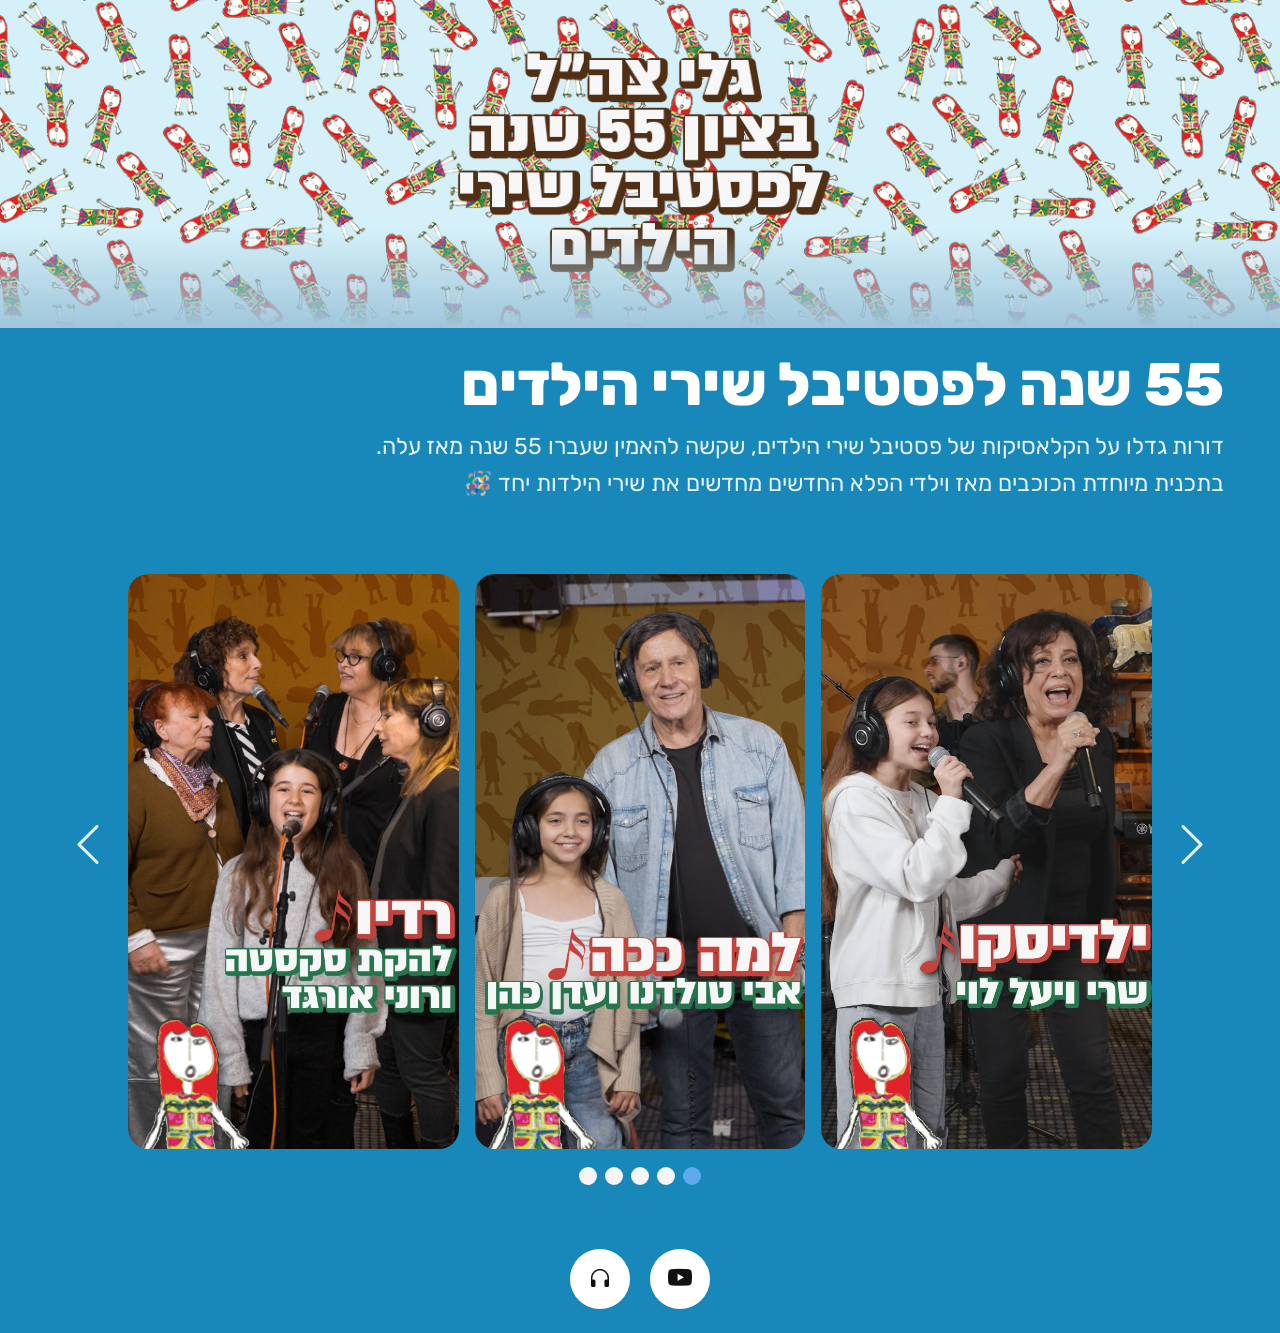
<file: 55.html>
<!doctype html>
<html lang="he" dir="rtl">
<head>
  <meta charset="utf-8" />
  <meta name="viewport" content="width=device-width,initial-scale=1" />
  <title>דף נחיתה</title>

  <link href="https://fonts.googleapis.com/css2?family=Rubik:wght@300;400;600;800&display=swap" rel="stylesheet">
  <link rel="stylesheet" href="https://cdn.jsdelivr.net/npm/bootstrap-icons@1.13.1/font/bootstrap-icons.min.css">
  <link rel="stylesheet" href="assets/css/swiper-bundle.min.css">
  <link rel="stylesheet" href="assets/css/styles.css">
<link rel="stylesheet" href="https://cdn.jsdelivr.net/npm/bootstrap-icons@1.13.1/font/bootstrap-icons.min.css">

  <style>
    body {
      margin: 0;
      font-family: "Rubik", sans-serif;
      color: rgba(255,255,255,0.9);
    }

    .landing-page {
      background-color: #1887ba;
      background-image: url("https://www.transparenttextures.com/patterns/billie-holiday.png");
      min-height: auto;
    }

    .hero {
      position: relative;
      overflow: hidden;
    }

    .hero img {
      width: 100%;
      display: block;
      height: auto;
    }

    .gradient {
      position: absolute;
      left: 0;
      bottom: 0;
      width: 100%;
      height: 100px;
      background: linear-gradient(180deg, rgba(9, 43, 63, 0) 0%, #a0c6db 100%);
    }

    .content {
      padding: 24px clamp(16px, 5vw, 56px);
    }

    .hero-text {
      text-align: right;
      margin-bottom: 32px;
    }

    .hero-text h1 {
      margin: 0;
      color: #fff;
      font-weight: 800;
      font-size: clamp(30px, 5vw, 60px);
      line-height: 1.1;
      max-width: 20ch;
      overflow-wrap: break-word;
    }

    .hero-sub {
      margin-top: 10px;
      font-size: clamp(18px, 2vw, 23px);
      line-height: 1.6;
      max-width: 60ch;
      overflow-wrap: break-word;
    }

    .songs-slider {
      margin: 30px 0;
    }

    .socials {
      display: flex;
      justify-content: center;
      gap: 20px;
      margin-top: 24px;
      flex-wrap: wrap;
    }

    .socials a {
      width: 60px;
      height: 60px;
      border-radius: 50%;
      background: #fff;
      color: #111;
      display: grid;
      place-items: center;
      font-size: 24px;
      text-decoration: none;
    }

.swiper-button-prev,
.swiper-button-next {
  width: auto;
  height: auto;
  font-size: 3rem;
  color: var(--second-color);

  position: absolute;     /* 👈 חשוב */
  top: 50%;
  transform: translateY(-50%);

  padding: 0;             /* 👈 במקום 800px */
}

    @media (max-width: 768px) {
      .hero img {
        height: 35vh;
        object-fit: cover;
      }

      .hero-text h1 {
        font-size: clamp(28px, 9vw, 44px);
        max-width: 12ch;
      }

      .hero-sub {
        font-size: 18px;
        max-width: 100%;
      }

      .content {
        padding: 18px 16px 30px;
      }
    }
  </style>
</head>

<body>
  <div class="landing-page">
    <div class="hero">
      <img src="1d88eebe-8542-4397-a17c-9c44dd50cc1f.png" alt="" draggable="false">
      <div class="gradient"></div>
    </div>

    <div class="content">
      <div class="hero-text">
        <h1>55 שנה לפסטיבל שירי הילדים</h1>
        <p class="hero-sub">
          דורות גדלו על הקלאסיקות של פסטיבל שירי הילדים, שקשה להאמין שעברו 55 שנה מאז עלה. בתכנית מיוחדת הכוכבים מאז וילדי הפלא החדשים מחדשים את שירי הילדות יחד 🪅
        </p>
      </div>

      <section class="songs-slider">
        <div class="card__container swiper">
          <div class="card__content">
            <div class="swiper-wrapper">
              <article class="card__article swiper-slide">
                <div class="card__image">
                  <img src="ילדיסקו.jpg" alt="image" class="card__img">
                </div>
              </article>

              <article class="card__article swiper-slide">
                <div class="card__image">
                  <img src="למה ככה.jpg.jpeg" alt="image" class="card__img">
                </div>
              </article>

              <article class="card__article swiper-slide">
                <div class="card__image">
                  <img src="1.jpeg" alt="image" class="card__img">
                </div>
              </article>

              <article class="card__article swiper-slide">
                <div class="card__image">
                  <img src="2.jpeg" alt="image" class="card__img">
                </div>
              </article>

              <article class="card__article swiper-slide">
                <div class="card__image">
                  <img src="3.jpeg" alt="image" class="card__img">
                </div>
              </article>
            </div>
          </div>

          <div class="swiper-button-next">
            <i class="bi bi-chevron-right"></i>
          </div>

          <div class="swiper-button-prev">
            <i class="bi bi-chevron-left"></i>
          </div>

          <div class="swiper-pagination"></div>
        </div>
      </section>

      <div class="socials">
        <a href="https://www.youtube.com/watch?v=AeGfVdZqlEg&list=PLx4jClAH_07zUkjMqJC_ugt9ql3bf4z5U&index=1" target="_blank" rel="noopener noreferrer" ><i class="bi bi-youtube"></i></a>
        <a href="https://omny.fm/shows/special/55-20-12-25" target="_blank" rel="noopener noreferrer" ><i class="bi bi-headphones"></i></a>
      </div>
    </div>
  </div>

<script src="https://cdn.jsdelivr.net/npm/swiper@8/swiper-bundle.min.js"></script>

  <script>
let swiperCards = new Swiper(".card__content", {
  loop: true,
  spaceBetween: 16,
  grabCursor: true,

  autoplay: {
    delay: 3000,
    disableOnInteraction: false,
    pauseOnMouseEnter: true,
  },

  pagination: {
    el: ".swiper-pagination",
    clickable: true,
  },

  navigation: {
    nextEl: ".swiper-button-next",
    prevEl: ".swiper-button-prev",
  },

  breakpoints: {
    0: {
      slidesPerView: 1.15,
      centeredSlides: false, // 🔥 חשוב!
    },
    600: {
      slidesPerView: 2,
      centeredSlides: false,
    },
    968: {
      slidesPerView: 3,
      centeredSlides: false,
    },
  },
});
  </script>

</body>
</html>
</file>
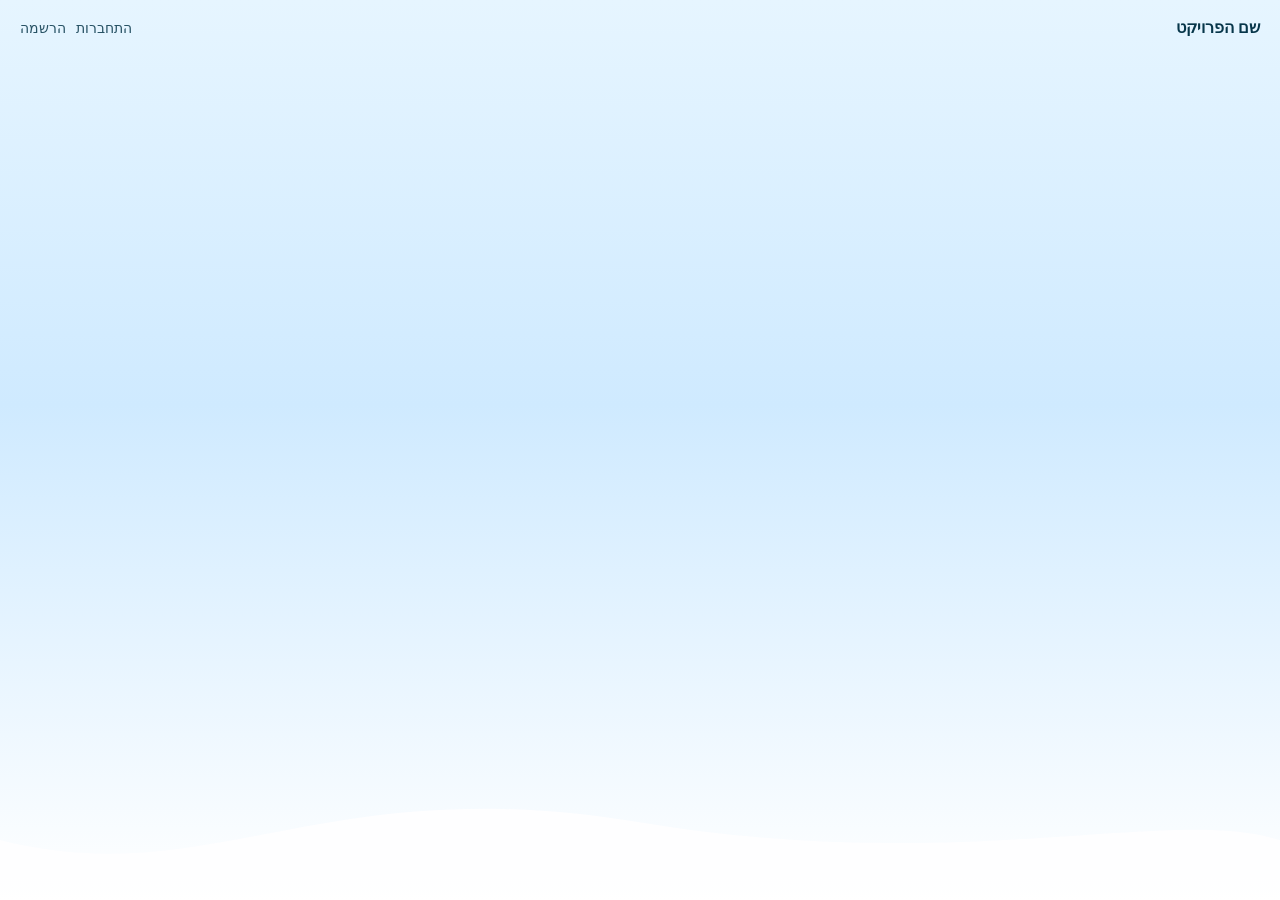
<file: cc.html>
<!doctype html>
<html lang="he" dir="rtl">
<head>
  <meta charset="utf-8" />
  <meta name="viewport" content="width=device-width,initial-scale=1" />
  <title>הדמיית רקע תכלת-לבן — דף הדגמה</title>
  <!--

  -->
  <style>
    :root{
      --blue-1: #e6f5ff; /* very light */
      --blue-2: #cfeaff; /* light */
      --blue-3: #a6daf8; /* mid */
      --accent: #0b7fc1; /* כפתור/קישוט */
      --max-width: 1100px;
    }

    /* Reset קומפקטי */
    *{box-sizing:border-box}
    html,body{height:100%}
    body{
      margin:0;
      font-family: -apple-system, BlinkMacSystemFont, "Segoe UI", Roboto, "Helvetica Neue", Arial;
      background: linear-gradient(180deg,var(--blue-1) 0%, var(--blue-2) 45%, #ffffff 100%);
      color:#07364a;
      -webkit-font-smoothing:antialiased;
      -moz-osx-font-smoothing:grayscale;
    }

    /* מבנה עמוד */
    .page-background{
      min-height:100vh;
      position:relative;
      overflow:hidden;
      display:flex;
      align-items:center;
      justify-content:center;
      padding:40px 20px;
    }


    /* גל SVG בתחתית לתוספת 'גלים' */
    .wave-svg{
      position:absolute;
      bottom:-2px;
      left:0;
      width:100%;
      height:auto;
      z-index:1;
      pointer-events:none;
      opacity:0.9;
    }

    /* תוכן מעל הרקע */
    .page-content{
      position:relative;
      z-index:2;
      width:100%;
      max-width:var(--max-width);
      display:grid;
      grid-template-columns: 1fr 420px;
      gap:32px;
      align-items:center;
    }


    h1{margin:0 0 10px 0; font-size:28px}
    p.lead{margin:0 0 18px 0; line-height:1.5}

    .btn{
      display:inline-block;
      padding:12px 20px;
      border-radius:10px;
      text-decoration:none;
      font-weight:600;
      background:var(--accent);
      color:white;
      box-shadow:0 6px 18px rgba(11,127,193,0.24);
    }

    /* צד ימין — דמו תמונה (ניתן להחליף בתמונה חיצונית) */
    .hero-visual{
      display:flex;
      align-items:center;
      justify-content:center;
    }

    .visual-card{
      width:100%;
      max-width:360px;
      aspect-ratio: 3 / 4;
      border-radius:14px;
      overflow:hidden;
      box-shadow: 0 10px 30px rgba(8,20,30,0.09);
      background: linear-gradient(180deg,var(--blue-3), rgba(255,255,255,0.6));
      display:flex;
      align-items:center;
      justify-content:center;
    }

    /* Placeholder SVG של ילדה (ווקטור פשוט) */
    .avatar-svg{ width:85%; height:auto; }

    /* כותרת ניווט קטנה */
    nav{position:absolute; top:18px; left:20px; right:20px; z-index:3; display:flex; justify-content:space-between; align-items:center}
    .brand{font-weight:700}
    .nav-actions{display:flex; gap:10px}
    .nav-actions a{font-size:14px; color:rgba(7,54,74,0.85); text-decoration:none}

    /* רספונסיבי */
    @media (max-width:980px){
      .page-content{grid-template-columns:1fr;}
      .visual-card{max-width:300px; margin:0 auto}
    }
    @media (max-width:480px){
      h1{font-size:22px}
      .page-background{padding:20px}
      .page-background::before{height:36vh; top:2%}
    }
  </style>
</head>
<body>
  <div class="page-background">

    <nav>
      <div class="brand">שם הפרויקט</div>
      <div class="nav-actions">
        <a href="#">התחברות</a>
        <a href="#">הרשמה</a>
      </div>
    </nav>

    <main class="page-content" role="main">
      
    </main>

    <!-- גל SVG בתחתית — ניתן לשנות צבעים/גובה -->
    <svg class="wave-svg" viewBox="0 0 1440 150" preserveAspectRatio="none" aria-hidden="true">
      <path d="M0,80 C240,140 360,0 720,60 C1080,120 1320,40 1440,80 L1440,150 L0,150 Z" fill="#ffffff" />
    </svg>

  </div>
</body>
</html>
</file>
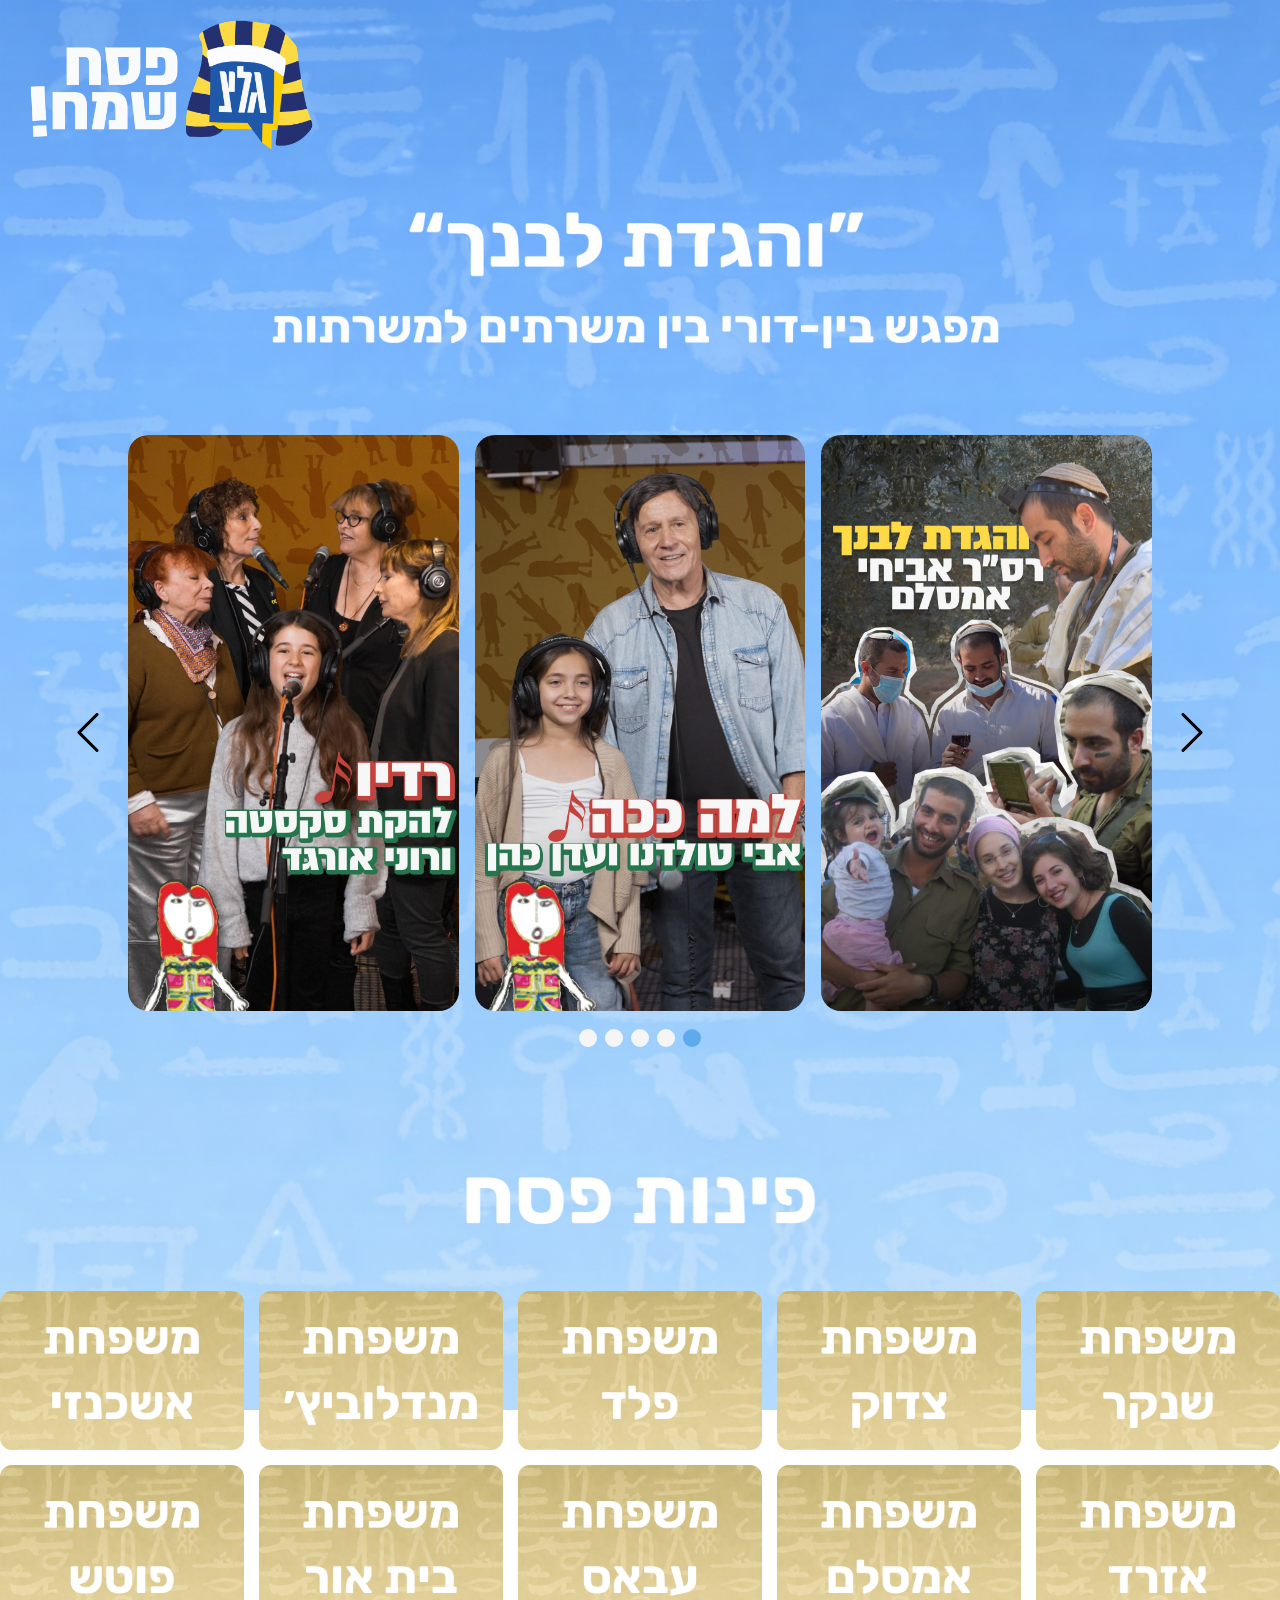
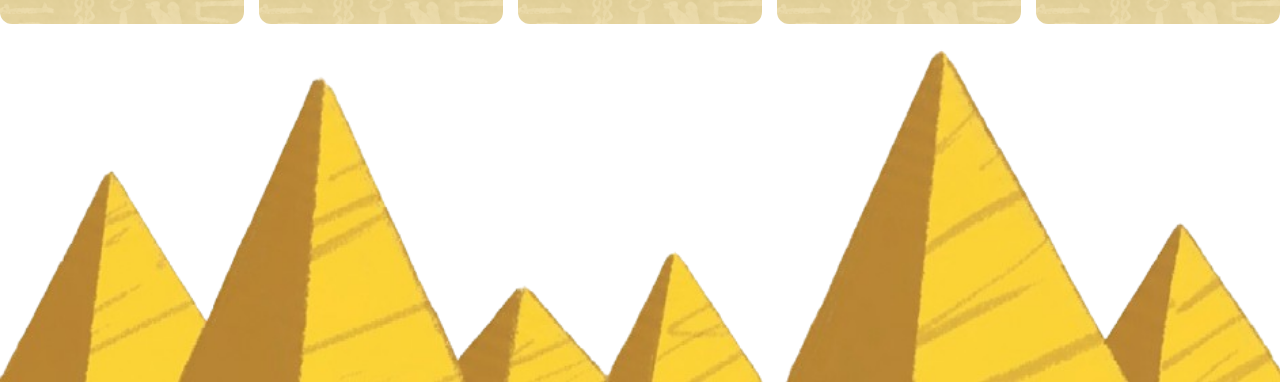
<file: egypt.html>
<!DOCTYPE html>
<html lang="he" dir="rtl">
<head>
<meta charset="UTF-8">
<meta name="viewport" content="width=device-width, initial-scale=1.0">
<title>עמוד עם לוגו ורקע</title>
<style>
  html, body {
    height: 100%;
    margin: 0;
    padding: 0;
  }

  body {
    background-image: url('72d77962-92d6-4e39-b371-6f1f86cac9bf.png');
background-size: cover;
    background-repeat: no-repeat;
    background-position: center center;
    background-attachment: fixed;
  }

  header {
    width: 100%;
    display: flex;
    justify-content: flex-end; /* יישור הלוגו לימין */
    align-items: center; /* ממרכז אנכית */
    padding: 10px 20px; /* רווח מסביב ללוגו */
    box-sizing: border-box;
  }

  header img {
    height: 150px; /* גובה הלוגו */
    width: auto; /* יחס צדדים נשמר */
  }

  .center-image {
  display: flex;
  justify-content: center; /* מרכז אופקית */
  align-items: center;     /* מרכז אנכית */
  height: 25vh; /* גובה - אפשר לשנות */
}

.center-image img {
  max-width: 60%; /* שלא תהיה גדולה מדי */
  height: auto;
}

.center-image-2 {
  display: flex;
  justify-content: center; /* מרכז אופקית */
  align-items: center;     /* מרכז אנכית */
  height: 20vh; /* גובה - אפשר לשנות */
}

.center-image-2 img {
  max-width: 30%; /* שלא תהיה גדולה מדי */
  height: auto;
}

.bottom-image img {
  width: 100%;   /* תופס את כל הרוחב */
  height: auto;  /* שומר על יחס */
  display: block;
}

.gallery {
  display: grid;
  grid-template-columns: repeat(5, 1fr);
  gap: 15px;
  max-width: 1500px;   /* מקטין את כל הגלריה */
  margin: auto;
}

.card {
  width: 100%;
  aspect-ratio: 694 / 452;
  overflow: hidden;
  border-radius: 12px;
  transition: transform 0.3s ease, box-shadow 0.3s ease;
  cursor: pointer;
}

.card img {
  width: 100%;
  height: 100%;
  object-fit: cover;
}

/* אפקט הגדלה */
.card:hover {
  transform: scale(1.05);
  box-shadow: 0 10px 25px rgba(0,0,0,0.2);
}

/* טאבלט */
@media (max-width: 900px) {
  .gallery {
    grid-template-columns: repeat(2, 1fr);
  }

  .center-image img {
  max-width: 100%; /* שלא תהיה גדולה מדי */
  height: auto;
}

header img {
    height: 100%; /* גובה הלוגו */
    width: auto; /* יחס צדדים נשמר */
  }
}

/* מובייל */
@media (max-width: 500px) {
  .gallery {
    grid-template-columns: repeat(2, 1fr);
    gap: 5px;
  }

  .card {
    max-width: 90%;
    margin: 20px auto;
  }

  .center-image img {
  max-width: 100%; /* שלא תהיה גדולה מדי */
  height: auto;
}

header img {
    height: 100%; /* גובה הלוגו */
    width: auto; /* יחס צדדים נשמר */
  }
}
</style>
  <link href="https://fonts.googleapis.com/css2?family=Rubik:wght@300;400;600;800&display=swap" rel="stylesheet">
  <link rel="stylesheet" href="https://cdn.jsdelivr.net/npm/bootstrap-icons@1.13.1/font/bootstrap-icons.min.css">
  <link rel="stylesheet" href="assets/css/swiper-bundle.min.css">
  <link rel="stylesheet" href="assets/css/styles.css">
<link rel="stylesheet" href="https://cdn.jsdelivr.net/npm/bootstrap-icons@1.13.1/font/bootstrap-icons.min.css">
</head>
<body>
<div class="landing-page">
<header>
  <img src="לוגו פסח גלצ.png" alt="לוגו" draggable="false">
</header>

<div class="center-image">
  <img src="כותרת-removebg-preview.png" alt="תמונה מרכזית" draggable="false">
</div>

<!-- <div class="center-image-2">
  <img src="פסח_שמח-removebg-preview.png" alt="תמונה מרכזית" draggable="false">
</div> -->

<section class="songs-slider">
        <div class="card__container swiper">
          <div class="card__content">
            <div class="swiper-wrapper">
              <article class="card__article swiper-slide">
                <div class="card__image">
                  <img src="660001998_18579046639048241_3499671205768151861_n.jpg" alt="image" class="card__img">
                </div>
              </article>

              <article class="card__article swiper-slide">
                <div class="card__image">
                  <img src="למה ככה.jpg.jpeg" alt="image" class="card__img">
                </div>
              </article>

              <article class="card__article swiper-slide">
                <div class="card__image">
                  <img src="1.jpeg" alt="image" class="card__img">
                </div>
              </article>

              <article class="card__article swiper-slide">
                <div class="card__image">
                  <img src="2.jpeg" alt="image" class="card__img">
                </div>
              </article>

              <article class="card__article swiper-slide">
                <div class="card__image">
                  <img src="3.jpeg" alt="image" class="card__img">
                </div>
              </article>
            </div>
          </div>

          <div class="swiper-button-next">
            <i class="bi bi-chevron-right"></i>
          </div>

          <div class="swiper-button-prev">
            <i class="bi bi-chevron-left"></i>
          </div>

          <div class="swiper-pagination"></div>
        </div>
      </section>

      <div class="center-image-2">
  <img src="פינות_פסח-removebg-preview.png" alt="תמונה מרכזית" draggable="false">
</div>

      <div class="gallery">
  <div class="card"><img src="שנקר.png" alt=""></div>
  <div class="card"><img src="צדוק.png" alt=""></div>
  <div class="card"><img src="פלד.png" alt=""></div>
  <div class="card"><img src="מנדלוביץ.png" alt=""></div>
  <div class="card"><img src="אשכנזי.png" alt=""></div>

  <div class="card"><img src="אזרד.png" alt=""></div>
  <div class="card"><img src="אמסלם.png" alt=""></div>
  <div class="card"><img src="עבאס.png" alt=""></div>
  <div class="card"><img src="בית אור.png" alt=""></div>
  <div class="card"><img src="פוטש.png" alt=""></div>
</div>

      <div class="bottom-image">
  <img src="Untitled11-removebg-preview.png" alt="footer image" draggable="false">
      </div>
</div>
      <script src="https://cdn.jsdelivr.net/npm/swiper@8/swiper-bundle.min.js"></script>

  <script>
let swiperCards = new Swiper(".card__content", {
  loop: true,
  spaceBetween: 16,
  grabCursor: true,

  autoplay: {
    delay: 3000,
    disableOnInteraction: false,
    pauseOnMouseEnter: true,
  },

  pagination: {
    el: ".swiper-pagination",
    clickable: true,
  },

  navigation: {
    nextEl: ".swiper-button-next",
    prevEl: ".swiper-button-prev",
  },

  breakpoints: {
    0: {
      slidesPerView: 1.15,
      centeredSlides: false, // 🔥 חשוב!
    },
    600: {
      slidesPerView: 2,
      centeredSlides: false,
    },
    968: {
      slidesPerView: 3,
      centeredSlides: false,
    },
  },
});
  </script>

</body>
</html>
</file>
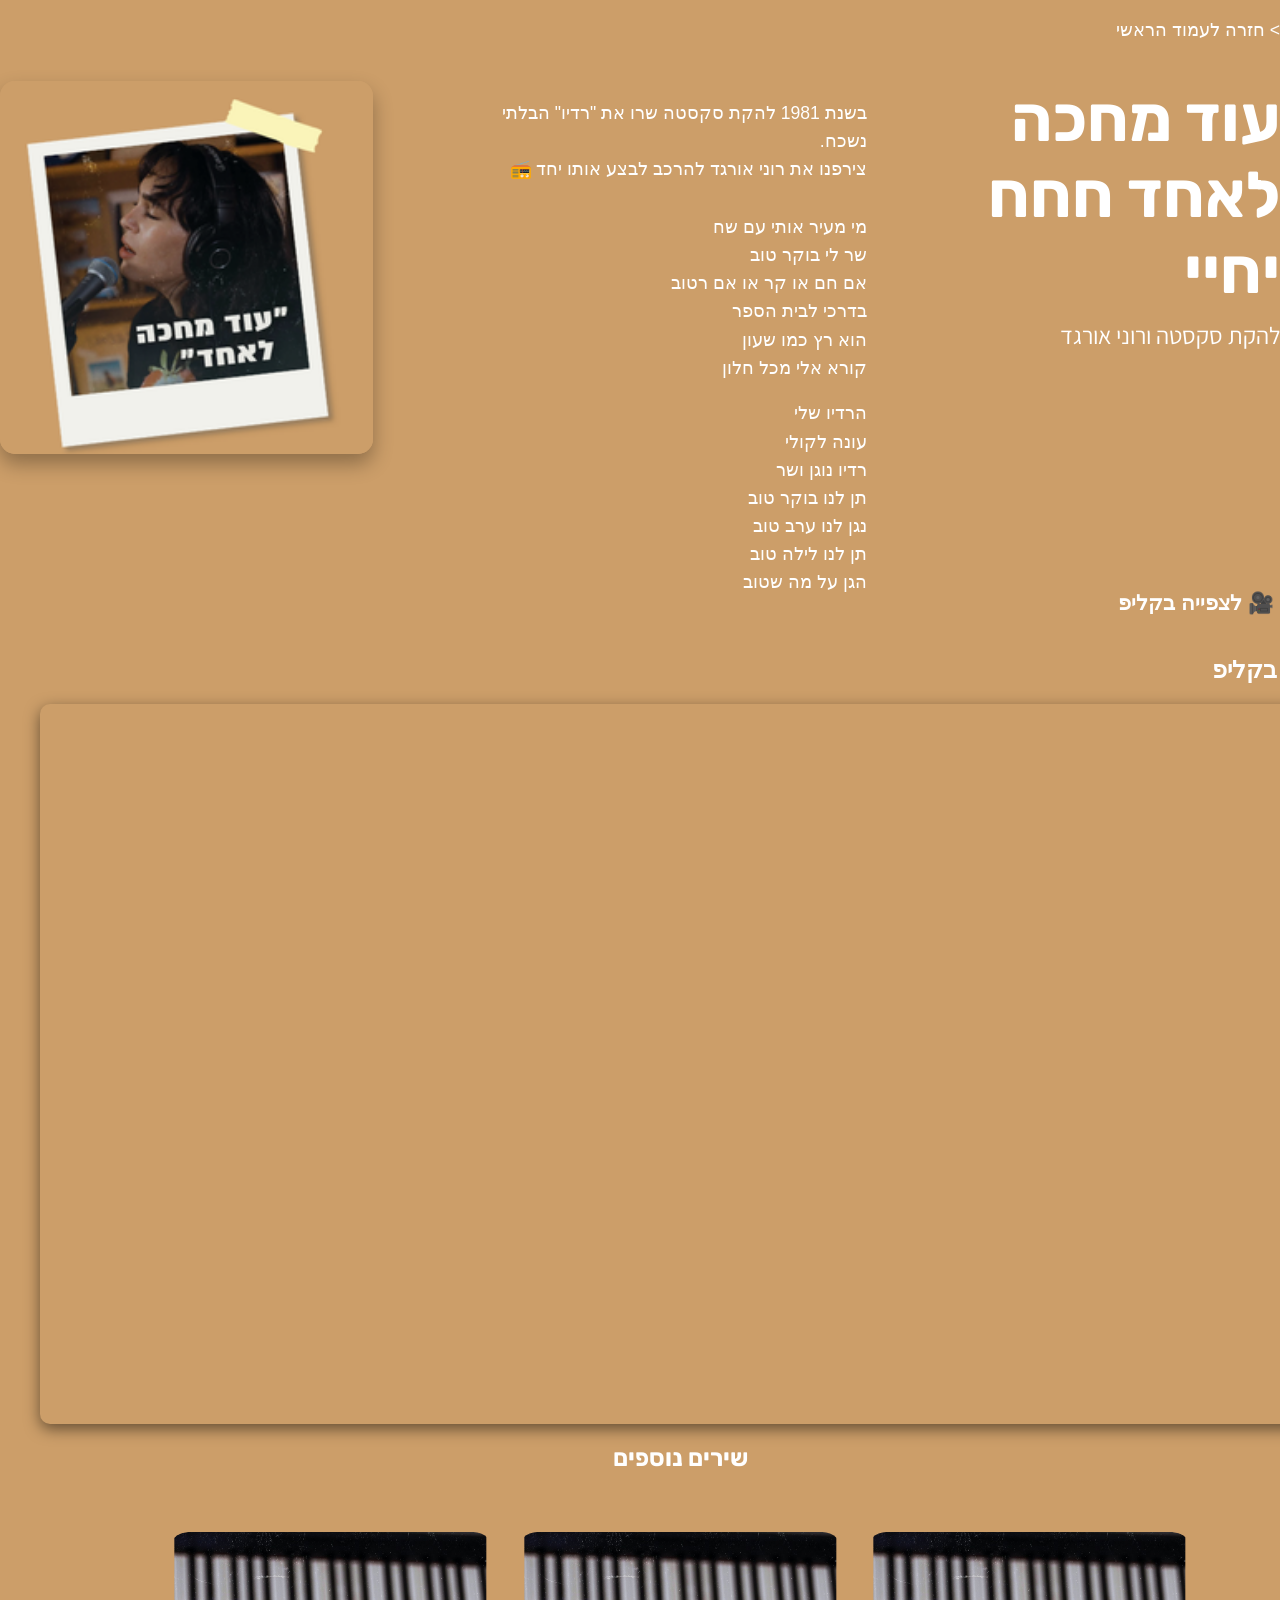
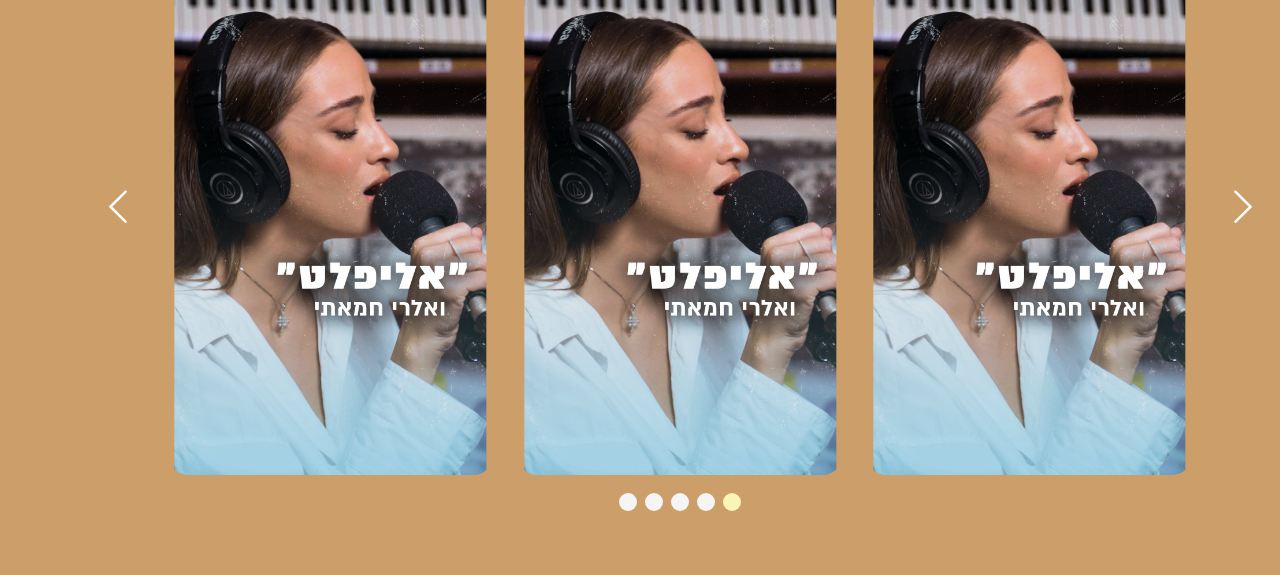
<file: home copy.html>
<!DOCTYPE html>
<html lang="he" dir="rtl">
<head>
    <meta charset="UTF-8">
    <meta name="viewport" content="width=device-width, initial-scale=1.0">
    <link rel="stylesheet" href="https://cdn.jsdelivr.net/npm/swiper@8/swiper-bundle.min.css" />
    <link href="https://fonts.googleapis.com/css2?family=Assistant:wght@200..800&family=Rubik:ital,wght@0,300..900;1,300..900&family=Varela+Round&display=swap" rel="stylesheet">
    <link rel="stylesheet" href="songNew.css" />
    <link rel="stylesheet" href="https://cdn.jsdelivr.net/npm/bootstrap-icons@1.11.3/font/bootstrap-icons.min.css">
    <title>רדיו - להקת סקסטה ורוני אורגד</title>
    <style>
        /* איפוס בסיסי והגדרות גופן */
        body {
            background-color: #cc9e69; /* צבע הרקע התכול */
            color: #ffffff;
            font-family: 'Segoe UI', Tahoma, Geneva, Verdana, sans-serif;
            margin: 0;
            padding: 0;
            box-sizing: border-box;
        }

        .container {
            max-width: 1200px;
            margin: 0 auto;
            padding: 40px 20px;
        }

        /* ניווט עליון */
        .top-nav {
            margin-bottom: 40px;
        }
        
        .top-nav a {
            color: #ffffff;
            text-decoration: none;
            font-size: 1.1rem;
            display: inline-flex;
            align-items: center;
            gap: 8px;
            transition: opacity 0.3s;
        }

        .top-nav a:hover {
            opacity: 0.8;
        }

        /* גריד מרכזי ל-3 עמודות */
        .main-content {
            display: grid;
            grid-template-columns: 1fr 1fr 1fr;
            gap: 40px;
            align-items: start;
        }

        /* עמודה ימנית - כותרות ונגן */
        .right-column h1 {
            font-size: 4rem;
            margin: 0 0 10px 0;
        }

        .right-column h2 {
            font-size: 1.5rem;
            font-weight: normal;
            margin-top: 0;
            margin-bottom: 40px;
        }

        .watch-clip-btn {
            background: none;
            border: none;
            color: white;
            font-size: 1.3rem;
            font-weight: bold;
            display: flex;
            align-items: center;
            gap: 10px;
            cursor: pointer;
            margin-top: 30px;
            transition: opacity 0.3s;
        }

        .watch-clip-btn:hover {
            opacity: 0.8;
        }

        /* עמודה אמצעית - טקסט ושירים */
        .center-column {
            font-size: 1.1rem;
            line-height: 1.6;
        }

        .lyrics {
            margin-top: 30px;
        }

        /* עמודה שמאלית - תמונה */
        .left-column img {
            width: 100%;
            border-radius: 15px;
            box-shadow: 0 10px 20px rgba(0,0,0,0.3);
            margin-right: 80px;
        }

        /* עיצוב המודאל (חלון קופץ לווידאו) */
        .modal {
    display: none; /* מוסתר כברירת מחדל */
    position: fixed;
    z-index: 2000;
    left: 0;
    top: 0;
    width: 100%;
    height: 100%;
    background-color: rgba(0,0,0,0.9);
    align-items: center;     /* מרכוז אנכי */
    justify-content: center; /* מרכוז אופקי */
}

.modal-content {
    width: 90%;
    max-width: 800px;
    text-align: center;
}

        .modal h2 {
            text-align: center;
            font-size: 2.5rem;
            margin-top: 0;
        }

        .video-wrapper {
            position: relative;
            padding-bottom: 56.25%; /* יחס 16:9 */
            height: 0;
            overflow: hidden;
            border-radius: 10px;
            box-shadow: 0 5px 15px rgba(0,0,0,0.5);
        }

        .video-wrapper iframe {
            position: absolute;
            top: 0;
            left: 0;
            width: 100%;
            height: 100%;
        }

        /* רספונסיביות למובייל */
        @media (max-width: 900px) {
            .main-content {
                grid-template-columns: 1fr;
                text-align: center;
            }
            .right-column, .center-column, .left-column {
                margin-bottom: 30px;
            }
            .watch-clip-btn {
                margin: 30px auto 0 auto;
            }
            .top-nav {
                text-align: center;
            }
        }

/* התאמת ה-container למבנה החדש */
.container {
    max-width: 1200px;
    margin: 0 auto;
    padding: 20px;
    position: relative;
    z-index: 2; /* מוודא שהתוכן תמיד מעל הרקע */
}

    </style>
</head>
<body>
<header class="hero-section">
    <div class="container">
        <nav class="top-nav">
            <a href="#">&gt; חזרה לעמוד הראשי</a>
        </nav>

        <main class="main-content">
            
            <div class="right-column">
                <h1 style="font-family: Rubik;">עוד מחכה לאחד חחח יחיי</h1>
                <h2 style="font-family: Assistant;">להקת סקסטה ורוני אורגד</h2>

                 <iframe style="border-radius:15px; text-align: right;" src="https://omny.fm/shows/songskids55/2adf1f80-0540-421a-8f22-b3b90114cc73/embed?media=audio&size=wide&style=cover&image=1&description=0&download=1&playlistImages=1&playlistShare=1&share=0&subscribe=0" allow="autoplay; clipboard-write" width="100%" height="165" frameborder="0"></iframe>

                <button class="watch-clip-btn" onclick="openModal()">
                    🎥 לצפייה בקליפ
                </button>
            </div>

            <div class="center-column">
                <p>בשנת 1981 להקת סקסטה שרו את "רדיו" הבלתי נשכח.<br>
                צירפנו את רוני אורגד להרכב לבצע אותו יחד 📻</p>

                <div class="lyrics">
                    <p>
                        מי מעיר אותי עם שח<br>
                        שר לי בוקר טוב<br>
                        אם חם או קר או אם רטוב<br>
                        בדרכי לבית הספר<br>
                        הוא רץ כמו שעון<br>
                        קורא אלי מכל חלון
                    </p>
                    <p>
                        הרדיו שלי<br>
                        עונה לקולי<br>
                        רדיו נוגן ושר<br>
                        תן לנו בוקר טוב<br>
                        נגן לנו ערב טוב<br>
                        תן לנו לילה טוב<br>
                        הגן על מה שטוב
                    </p>
                </div>
            </div>

            <div class="left-column">
                <img src="עיצוב ללא שם (9).png" alt="עודני ילד - שלומית אהרון ורוני ג'בר">
            </div>

        </main>
    </div>
</header>
    <div class="gradient"></div>


    <div >
    <div>
        <h2>צפו בקליפ</h2>
        <div class="video-wrapper">
            <iframe src="https://www.youtube.com/embed/OYZC0uFwJvw?si=E_1autw3EMt-i13b" frameborder="0" allow="accelerometer; autoplay; picture-in-picture" allowfullscreen></iframe>
        </div>
    </div>
</div>


    <section class="songs-slider" style="background-color: #cc9e69;">
        <h1 style="text-align: center; font-family: Rubik, sans-serif;">שירים נוספים</h1>
        <div class="card__container swiper">
          <div class="card__content">
            <div class="swiper-wrapper">

                <article class="card__article swiper-slide">
                <div class="card__image">
                  <img src="אליפלט.jpg" alt="image" class="card__img">
                </div>
              </article>

              <article class="card__article swiper-slide">
                <div class="card__image">
                  <img src="אליפלט.jpg" alt="image" class="card__img">
                </div>
              </article>

              <article class="card__article swiper-slide">
                <div class="card__image">
                  <img src="אליפלט.jpg" alt="image" class="card__img">
                </div>
              </article>

              <article class="card__article swiper-slide">
                <div class="card__image">
                  <img src="אליפלט.jpg" alt="image" class="card__img">
                </div>
              </article>

              <article class="card__article swiper-slide">
                <div class="card__image">
                  <img src="אליפלט.jpg" alt="image" class="card__img">
                </div>
              </article>
            </div>
          </div>

          <div class="swiper-button-next">
            <i class="bi bi-chevron-right"></i>
          </div>

          <div class="swiper-button-prev">
            <i class="bi bi-chevron-left"></i>
          </div>

          <div class="swiper-pagination"></div>
        </div>
      </section>


<script src="https://cdn.jsdelivr.net/npm/swiper@8/swiper-bundle.min.js"></script>
  <script>
  let swiperCards = new Swiper(".card__content", {
  loop: true,
  loopAdditionalSlides: 5,
  spaceBetween: 24,
  grabCursor: true,
  slidesPerView: 1.15,
  centeredSlides: true,
  autoplay: {
    delay: 3000,
    disableOnInteraction: false,
    pauseOnMouseEnter: true,
  },

  pagination: {
    el: ".swiper-pagination",
    clickable: true,
    dynamicBullets: false,
  },

  navigation: {
    nextEl: ".swiper-button-next",
    prevEl: ".swiper-button-prev",
  },

  breakpoints: {
    600: {
      slidesPerView: 2,
    },
    768: {
      slidesPerView: 1,
    },
    968: {
      slidesPerView: 3,
    },
  },
});
</script>

    <script>
        function openModal() {
            document.getElementById("videoModal").style.display = "flex";
        }

        function closeModal() {
            document.getElementById("videoModal").style.display = "none";
        }

        // סגירת המודאל בלחיצה מחוץ לתוכן שלו
        window.onclick = function(event) {
            const modal = document.getElementById("videoModal");
            if (event.target == modal) {
                closeModal();
            }
        }
    </script>
</body>
</html>
</file>
<file: assets/css/styles.css>
/*=============== GOOGLE FONTS ===============*/
@import url("https://fonts.googleapis.com/css2?family=Bai+Jamjuree:wght@400;500;600&display=swap");

/*=============== VARIABLES CSS ===============*/

a {
  text-decoration: none;
}

img {
  display: block;
  max-width: 100%;
  height: auto;
}

/*=============== CARD ===============*/
.container {
  display: flex;
  justify-content: center;
}

.card__container {
  padding-block: 2.5rem;
  /* overflow: hidden; */
  margin-bottom: 50px;
  padding-bottom: 50px;
}

.card__content {
  margin-inline: 1.75rem;
  border-radius: 1.25rem;
  overflow: hidden;
}

.card__article {
  border-radius: 20px;
  overflow: hidden; /* 🔥 חשוב */
}

.card__image {
  position: relative;
  background-color: var(--first-color-light);
  margin-bottom: -.75rem;
overflow: hidden; 
}

.card__image:hover .card__img {
transform: scale(1.1);
}

.card__img {
  height: max-content;
  border-radius: 4px;
  margin: 0 auto;
  position: relative;
  z-index: 5;
  transition: transform 0.4s ease;
    box-shadow: 0 8px 20px rgba(0,0,0,0.25); /* 🔥 הצל */

}

.card__shadow {
  width: 200px;
  height: 200px;
  background-color: var(--first-color-alt);
  border-radius: 10px;
  position: absolute;
  top: 3.75rem;
  left: 0;
  right: 0;
  margin-inline: auto;
  filter: blur(45px);
}

.card__name {
  font-size: var(--h2-font-size);
  color: var(--second-color);
  margin-bottom: .75rem;
}

.card__description {
  font-weight: 500;
  margin-bottom: 1.75rem;
}

.card__button {
  display: inline-block;
  background-color: var(--first-color);
  padding: .75rem 1.5rem;
  border-radius: .25rem;
  color: var(--dark-color);
  font-weight: 600;
}

/* Swiper class */
.swiper-button-prev:after,
.swiper-button-next:after {
  content: "";
}

.swiper-button-prev,
.swiper-button-next {
  width: initial;
  height: initial;
  font-size: 3rem;
  color: var(--second-color);
  display: none;
}

.swiper-button-prev {
  left: 0;
}

.swiper-button-next {
  right: 0;
}

.swiper-pagination-bullet {
  background-color: whitesmoke;
  opacity: 1;
  width: 18px;
  height: 18px;
  transition: 0.3s;
}

.swiper-pagination-bullet-active {
  background-color: #5FAAED;
    transform: scale(1.4);

}

.swiper-pagination-bullet,
.swiper-pagination-bullet-active {
  transform: none !important;
  transition: none !important;
}


/*=============== BREAKPOINTS ===============*/
/* For small devices */
@media screen and (max-width: 320px) {
  .card__data {
    padding: 1rem;
  }
}

/* For medium devices */
@media screen and (min-width: 768px) {
  .card__content {
    margin-inline: 3rem;
  }

  .swiper-button-next,
  .swiper-button-prev {
    display: block;
  }
}

/* For large devices */
@media screen and (min-width: 1120px) {
  .card__container {
    max-width: 1120px;
  }

  .swiper-button-prev {
    left: -1rem;
  }
  .swiper-button-next {
    right: -1rem;
  }
}

.song-container {
  display: flex;
  gap: 30px;
}

/* 📱 מובייל */
@media screen and (max-width: 768px) {
  .song-container {
    flex-direction: column; /* הכל אחד מתחת לשני */
  }

  .song-info {
    order: -1; /* 🔥 מעביר למעלה */
    padding-left: 0 !important;
  }

  .song-img {
    display: none; /* כבר עשית, טוב */
  }

  .song-lyrics {
    order: 2;
  }
}

@media screen and (max-width: 768px) {
  .card__content {
    margin-inline: 0; /* מבטל רווחים מהצדדים */
  }

  .card__img {
    width: 100%;
    height: auto;
  }

  .swiper {
    width: 100%;
  }

  .card__article {
    width: 80%; /* 🔥 גורם לכרטיס להיות גדול */
  }
}


@media screen and (max-width: 768px) {
  .swiper-pagination {
    display: none;
  }
}

@media screen and (max-width: 768px) {
  .card__content {
    overflow: visible; /* 🔥 מאפשר לראות את ההצצה */
  }

  .swiper-slide {
    transition: transform 0.3s;
  }

  .swiper-slide-active {
    transform: scale(1.05); /* 🔥 כרטיס מרכזי טיפה גדול */
  }
}

@media screen and (max-width: 768px) {

  .swiper {
    direction: rtl; /* 🔥 זה הקסם */
  }

  .card__content {
    margin-inline: 0;
    overflow: visible; /* כדי לראות הצצה */
  }

  .swiper-slide {
    width: auto;
  }

  .card__container {
    padding-block: 2.5rem;
    overflow: hidden;
    margin-bottom: 50px;
    padding-bottom: 50px;
}
}
</file>
<file: songNew.css>
/*=============== GOOGLE FONTS ===============*/
@import url("https://fonts.googleapis.com/css2?family=Bai+Jamjuree:wght@400;500;600&display=swap");

/*=============== VARIABLES CSS ===============*/

a {
  text-decoration: none;
}

img {
  display: block;
  max-width: 100%;
  height: auto;
}

/*=============== CARD ===============*/
.container {
  justify-content: center;
}

.card__container {
  padding-block: 2.5rem;
  overflow: visible;
  margin-bottom: 50px;
  padding-bottom: 50px;
}

.card__content {
  margin-inline: 1.75rem;
  border-radius: 1.25rem;
  overflow: hidden;
}

.card__article {
  border-radius: 20px;
  overflow: hidden; /* 🔥 חשוב */
  width: auto;

}

.card__image {
  position: relative;
  background-color: var(--first-color-light);
  margin-bottom: -.75rem;
overflow: hidden; 
}

.card__image:hover .card__img {
transform: scale(1.1);
}

.card__img {
  height: max-content;
    border-radius: 0px; /* או 0 אם אתה רוצה ללא מסגרת */
  margin: 0 auto;
  position: relative;
  z-index: 5;
  transition: transform 0.4s ease;
  height: 555px;
  object-fit: cover;

}

.card__shadow {
  width: 200px;
  height: 200px;
  background-color: var(--first-color-alt);
  border-radius: 10px;
  position: absolute;
  top: 3.75rem;
  left: 0;
  right: 0;
  margin-inline: auto;
  filter: blur(45px);
}

.card__name {
  font-size: var(--h2-font-size);
  color: var(--second-color);
  margin-bottom: .75rem;
}

.card__description {
  font-weight: 500;
  margin-bottom: 1.75rem;
}

.card__button {
  display: inline-block;
  background-color: var(--first-color);
  padding: .75rem 1.5rem;
  border-radius: .25rem;
  color: var(--dark-color);
  font-weight: 600;
}

/* Swiper class */
.swiper-button-prev:after,
.swiper-button-next:after {
  content: "";
}



.swiper-button-next, .swiper-button-prev {
    color: #ffffff; /* צבע החץ */
    font-size: 2.5rem; /* גודל האיקון */
    z-index: 10;
}

/* אם אתה רוצה שהם יופיעו גם במובייל, בטל את ה-display: none ב-Media Query */
@media screen and (max-width: 768px) {
    .swiper-button-next, .swiper-button-prev {
        display: flex !important; /* שנה ל-flex כדי שיופיעו */
    }
}

.swiper-pagination-bullet {
  background-color: whitesmoke;
  opacity: 1;
  width: 18px;
  height: 18px;
  transition: 0.3s;
}

.swiper-pagination-bullet-active {
  background-color: #FAF4B9;
    transform: scale(1.4);

}

.swiper-pagination-bullet,
.swiper-pagination-bullet-active {
  transform: none !important;
  transition: none !important;
}


/*=============== BREAKPOINTS ===============*/
/* For small devices */
@media screen and (max-width: 320px) {
  .card__data {
    padding: 1rem;
  }
}

/* For medium devices */
@media screen and (min-width: 768px) {
  .card__content {
    margin-inline: 3rem;
  }



}

/* For large devices */
@media screen and (min-width: 1120px) {
  .card__container {
    max-width: 1120px;
  }

  .swiper-button-prev {
    left: -1rem;
  }
  .swiper-button-next {
    right: -1rem;
  }
}

.song-container {
  display: flex;
  gap: 30px;
}

/* 📱 מובייל */
@media screen and (max-width: 768px) {
  .song-container {
    flex-direction: column; /* הכל אחד מתחת לשני */
  }

  .song-info {
    order: -1; /* 🔥 מעביר למעלה */
    padding-left: 0 !important;
  }

  .song-img {
    display: none; /* כבר עשית, טוב */
  }

  .song-lyrics {
    order: 2;
  }

    .swiper-button-next,
  .swiper-button-prev {
    display: none !important;
  }
}

@media screen and (max-width: 768px) {
  .card__content {
    margin-inline: 0; /* מבטל רווחים מהצדדים */
  }

  .card__img {
    border-radius: 0px; /* או 0 אם אתה רוצה ללא מסגרת */
  margin: 0 auto;
  position: relative;
  z-index: 5;
  transition: transform 0.4s ease;
  width: 100%;
  height: 555px;
  object-fit: cover;
  }

  .card__article {
  border-radius: 20px;
  overflow: hidden; /* 🔥 חשוב */
  width: auto;

}

  .swiper {
    width: 100%;
  }

  .card__article {
    width: 80%; /* 🔥 גורם לכרטיס להיות גדול */
  }
}


@media screen and (max-width: 768px) {
  .swiper-pagination {
    display: none;
  }
}

@media screen and (max-width: 768px) {
  .card__content {
    overflow: visible; /* 🔥 מאפשר לראות את ההצצה */
  }

  .swiper-slide {
    transition: transform 0.3s;
  }

    .swiper-button-next,
  .swiper-button-prev {
    display: none !important;
  }
}

@media screen and (max-width: 768px) {

  .swiper {
    direction: rtl; /* 🔥 זה הקסם */
  }

  .card__content {
    margin-inline: 0;
    overflow: visible; /* כדי לראות הצצה */
  }

  .swiper-slide {
    width: auto;
  }

  .card__container {
    padding-block: 2.5rem;
    overflow: visible;
    margin-bottom: 50px;
    padding-bottom: 50px;
}
}

@media screen and (max-width: 768px) {
  .banner {
    display: flex;
    justify-content: space-between;
    align-items: center;
    position: relative;
    min-height: 500px;
  }


  .banner .big-logo {
    position: absolute;
    top: 50%;
    left: 50%;
    transform: translate(-50%, -50%);
    width: 60%;
    padding: 0;
    z-index: 10;
  }

  .banner .big-logo img {
    width: 100%;
    height: auto;
  }
}
</file>
